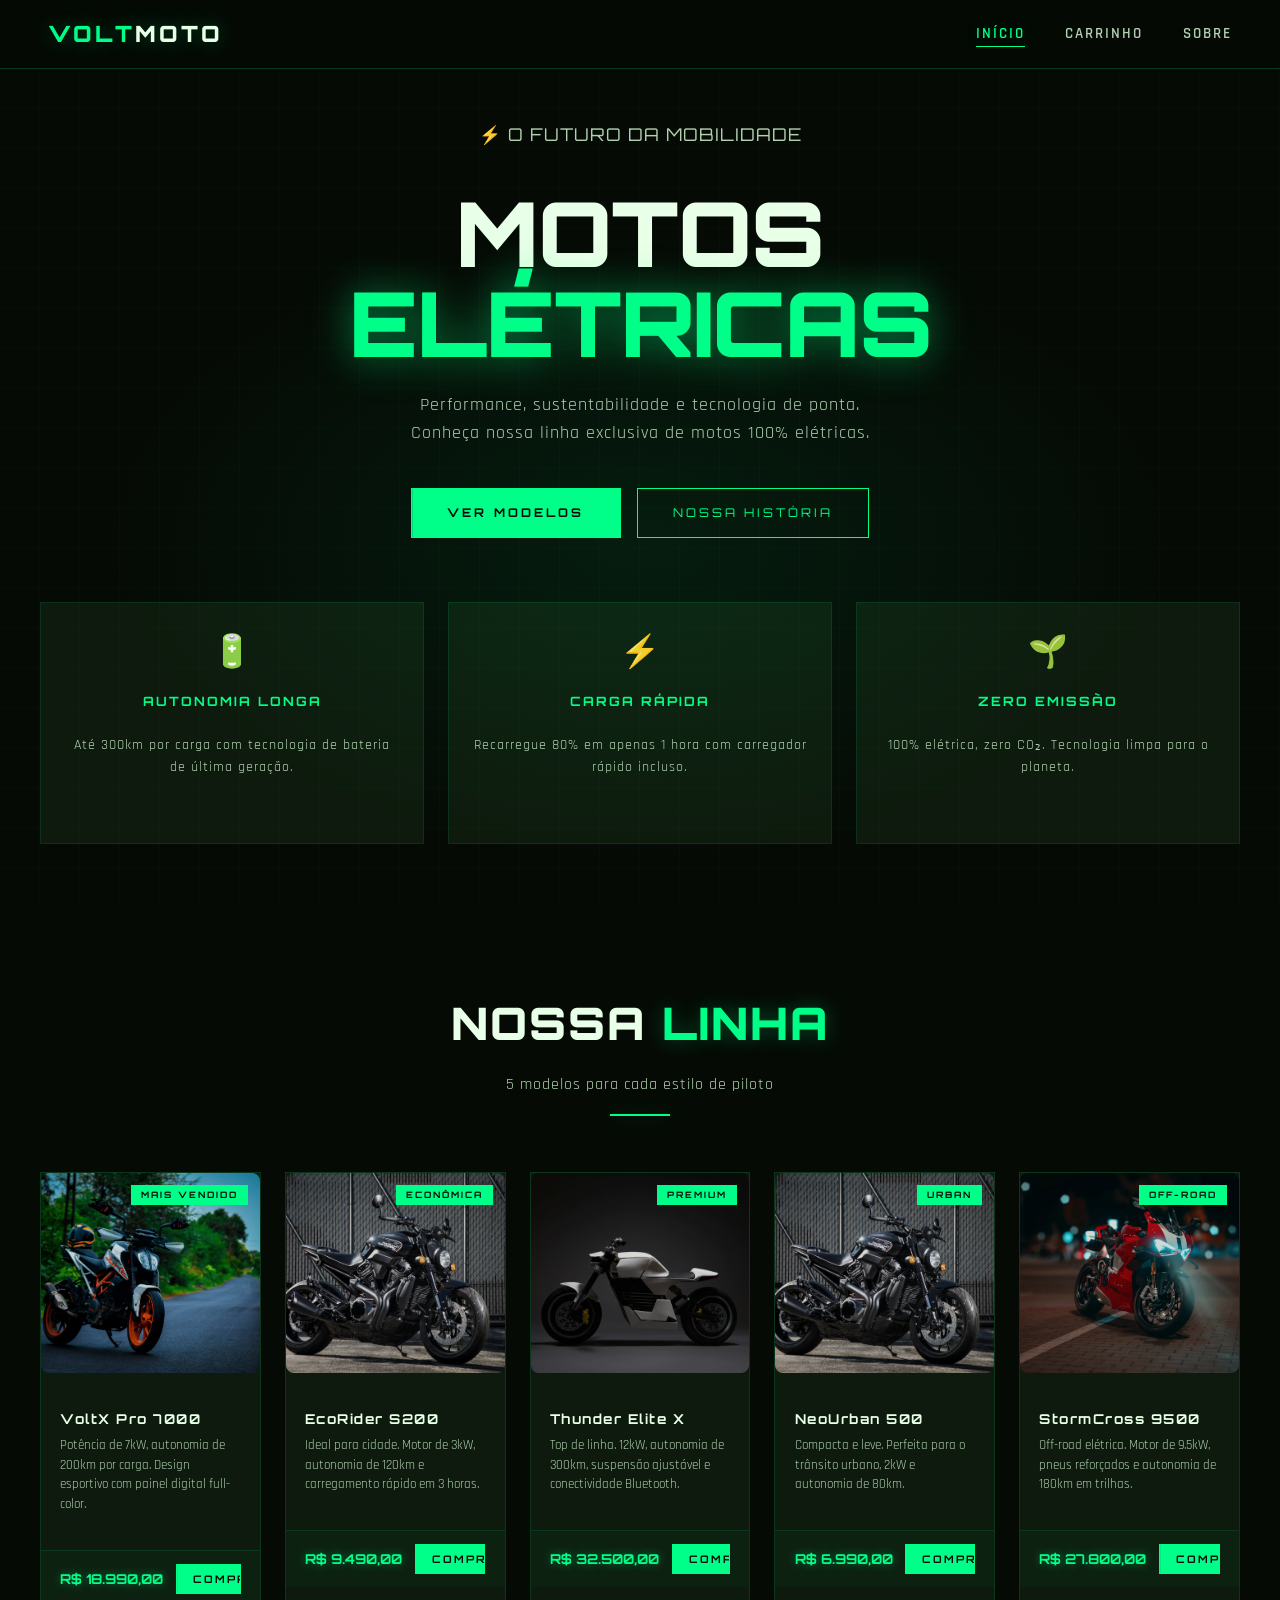
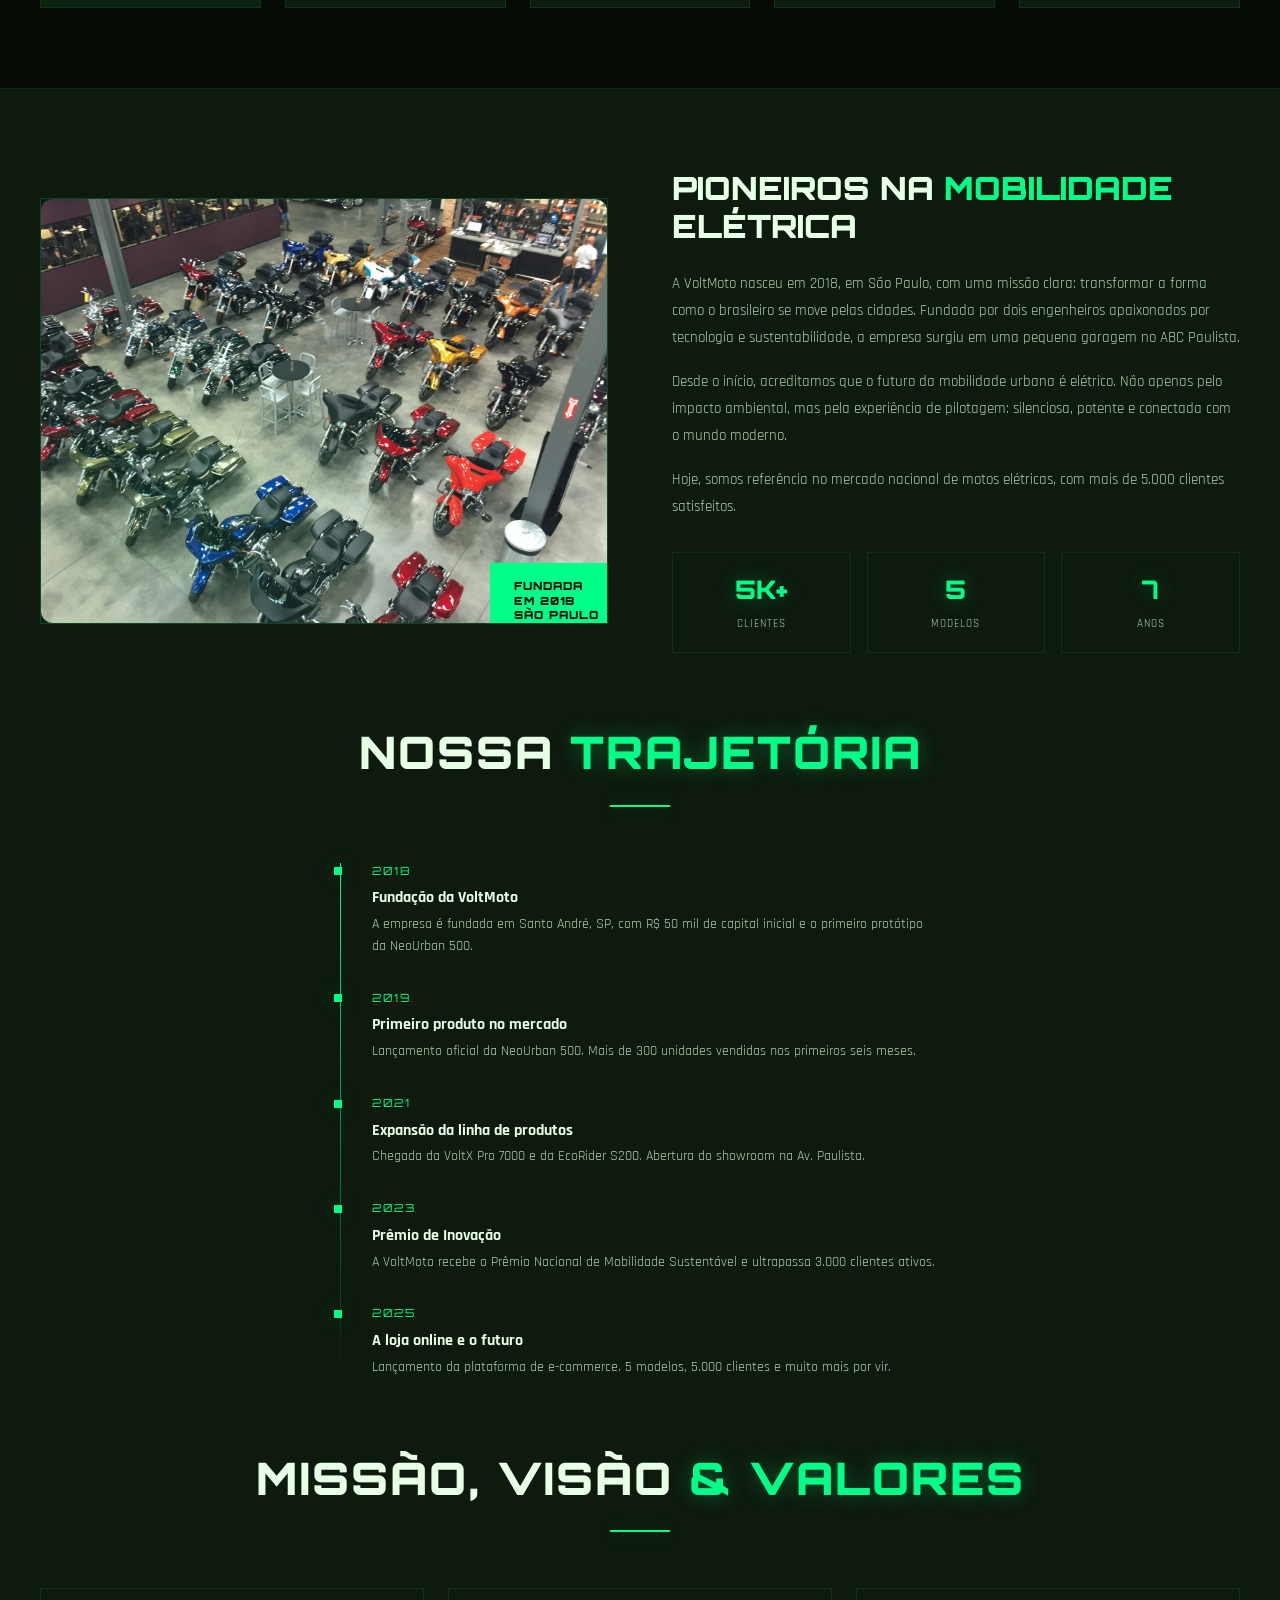
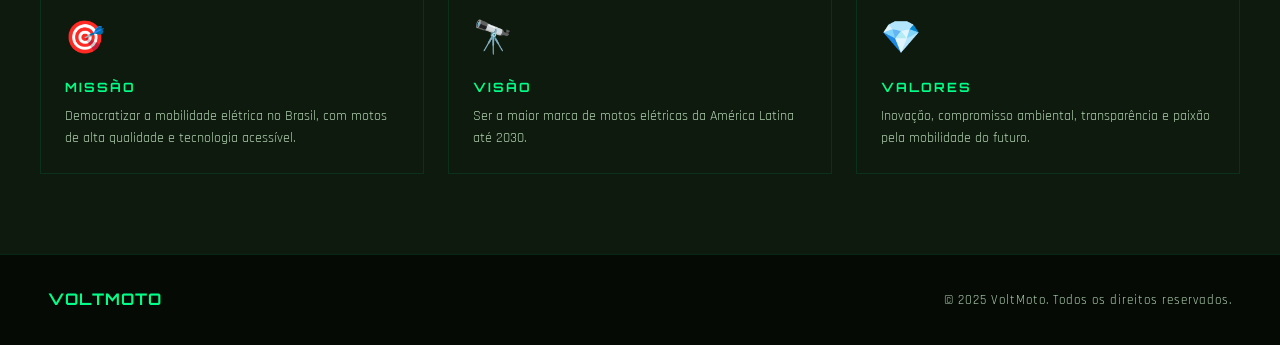
<file: index.html>
<!DOCTYPE html>
<html lang="pt-BR">
<head>
  <meta charset="UTF-8" />
  <meta name="viewport" content="width=device-width, initial-scale=1.0" />
  <title>VoltMoto — Motos Elétricas</title>
  <link rel="stylesheet" href="./src/css/style.css" />
</head>
<body>

  <!-- NAVBAR -->
  <nav>
    <a href="index.html" class="nav-logo">VOLT<span>MOTO</span></a>
    <ul class="nav-links">
      <li><a href="index.html" class="ativo">Início</a></li>
      <li><a href="pages/loja.html">Carrinho</a></li>
      <li><a href="#sobre">Sobre</a></li>
    </ul>
  </nav>

  <!-- HERO -->
  <section class="hero">
    <p class="hero-tag">⚡ O FUTURO DA MOBILIDADE</p>
    <h1>
      MOTOS
      <span class="highlight">ELÉTRICAS</span>
    </h1>
    <p>Performance, sustentabilidade e tecnologia de ponta. Conheça nossa linha exclusiva de motos 100% elétricas.</p>
    <div class="hero-buttons">
      <a href="#produtos" class="btn btn-solid">VER MODELOS</a>
      <a href="#sobre" class="btn">NOSSA HISTÓRIA</a>
    </div>

    <!-- FEATURES -->
    <div class="container">
      <div class="features-row">
        <div class="feature">
          <div class="feature-icon">🔋</div>
          <h3>AUTONOMIA LONGA</h3>
          <p>Até 300km por carga com tecnologia de bateria de última geração.</p>
        </div>
        <div class="feature">
          <div class="feature-icon">⚡</div>
          <h3>CARGA RÁPIDA</h3>
          <p>Recarregue 80% em apenas 1 hora com carregador rápido incluso.</p>
        </div>
        <div class="feature">
          <div class="feature-icon">🌱</div>
          <h3>ZERO EMISSÃO</h3>
          <p>100% elétrica, zero CO₂. Tecnologia limpa para o planeta.</p>
        </div>
      </div>
    </div>
  </section>

  <!-- PRODUTOS -->
  <section id="produtos">
    <div class="container">
      <div class="section-header">
        <h2>NOSSA <span>LINHA</span></h2>
        <p>5 modelos para cada estilo de piloto</p>
        <div class="divider"></div>
      </div>
      <!-- Cards gerados pelo JavaScript via DOM -->
      <div class="produtos-grid" id="produtos-container"></div>
    </div>
  </section>

  <!-- SOBRE -->
  <section id="sobre" style="background: var(--cinza-escuro); border-top: 1px solid rgba(0,255,136,0.1);">
    <div class="container">
      <div class="sobre-grid">

        <!-- VISUAL -->
<div class="sobre-visual">
  <div class="sobre-imagem-container">
    <img
      src="./src/assets/img/richard-r-m9Fv1aWVATY-unsplash.jpg"
      alt="Showroom VoltMoto"
      style="width:100%; height:100%; object-fit:cover; border-radius:12px;"
    />
    <div class="sobre-badge">
      FUNDADA<br>EM 2018<br>SÃO PAULO
    </div>
  </div>
</div>

        <!-- CONTEÚDO -->
        <div class="sobre-conteudo">
          <h2>PIONEIROS NA <span>MOBILIDADE</span> ELÉTRICA</h2>

          <p>A VoltMoto nasceu em 2018, em São Paulo, com uma missão clara: transformar a forma como o brasileiro se move pelas cidades. Fundada por dois engenheiros apaixonados por tecnologia e sustentabilidade, a empresa surgiu em uma pequena garagem no ABC Paulista.</p>

          <p>Desde o início, acreditamos que o futuro da mobilidade urbana é elétrico. Não apenas pelo impacto ambiental, mas pela experiência de pilotagem: silenciosa, potente e conectada com o mundo moderno.</p>

          <p>Hoje, somos referência no mercado nacional de motos elétricas, com mais de 5.000 clientes satisfeitos.</p>

          <div class="sobre-stats">
            <div class="stat">
              <span class="stat-num">5K+</span>
              <span class="stat-label">Clientes</span>
            </div>
            <div class="stat">
              <span class="stat-num">5</span>
              <span class="stat-label">Modelos</span>
            </div>
            <div class="stat">
              <span class="stat-num">7</span>
              <span class="stat-label">Anos</span>
            </div>
          </div>
        </div>

      </div>

      <!-- TIMELINE -->
      <div style="max-width: 600px; margin: 4rem auto 0">
        <div class="section-header">
          <h2>NOSSA <span>TRAJETÓRIA</span></h2>
          <div class="divider"></div>
        </div>
        <div class="timeline" style="margin-top: 2rem">
          <div class="timeline-item">
            <div class="timeline-ano">2018</div>
            <div class="timeline-titulo">Fundação da VoltMoto</div>
            <div class="timeline-texto">A empresa é fundada em Santo André, SP, com R$ 50 mil de capital inicial e o primeiro protótipo da NeoUrban 500.</div>
          </div>
          <div class="timeline-item">
            <div class="timeline-ano">2019</div>
            <div class="timeline-titulo">Primeiro produto no mercado</div>
            <div class="timeline-texto">Lançamento oficial da NeoUrban 500. Mais de 300 unidades vendidas nos primeiros seis meses.</div>
          </div>
          <div class="timeline-item">
            <div class="timeline-ano">2021</div>
            <div class="timeline-titulo">Expansão da linha de produtos</div>
            <div class="timeline-texto">Chegada da VoltX Pro 7000 e da EcoRider S200. Abertura do showroom na Av. Paulista.</div>
          </div>
          <div class="timeline-item">
            <div class="timeline-ano">2023</div>
            <div class="timeline-titulo">Prêmio de Inovação</div>
            <div class="timeline-texto">A VoltMoto recebe o Prêmio Nacional de Mobilidade Sustentável e ultrapassa 3.000 clientes ativos.</div>
          </div>
          <div class="timeline-item">
            <div class="timeline-ano">2025</div>
            <div class="timeline-titulo">A loja online e o futuro</div>
            <div class="timeline-texto">Lançamento da plataforma de e-commerce. 5 modelos, 5.000 clientes e muito mais por vir.</div>
          </div>
        </div>
      </div>

      <!-- MISSÃO / VISÃO / VALORES -->
      <div style="margin-top: 4rem">
        <div class="section-header">
          <h2>MISSÃO, VISÃO <span>& VALORES</span></h2>
          <div class="divider"></div>
        </div>
        <div class="features-row" style="margin-top: 2rem">
          <div class="feature">
            <div class="feature-icon">🎯</div>
            <h3>MISSÃO</h3>
            <p>Democratizar a mobilidade elétrica no Brasil, com motos de alta qualidade e tecnologia acessível.</p>
          </div>
          <div class="feature">
            <div class="feature-icon">🔭</div>
            <h3>VISÃO</h3>
            <p>Ser a maior marca de motos elétricas da América Latina até 2030.</p>
          </div>
          <div class="feature">
            <div class="feature-icon">💎</div>
            <h3>VALORES</h3>
            <p>Inovação, compromisso ambiental, transparência e paixão pela mobilidade do futuro.</p>
          </div>
        </div>
      </div>

    </div>
  </section>

  <!-- FOOTER -->
  <footer>
    <span class="logo">VOLTMOTO</span>
    <span>© 2025 VoltMoto. Todos os direitos reservados.</span>
  </footer>

  <script src="src/js/script.js"></script>
</body>
</html>
</file>
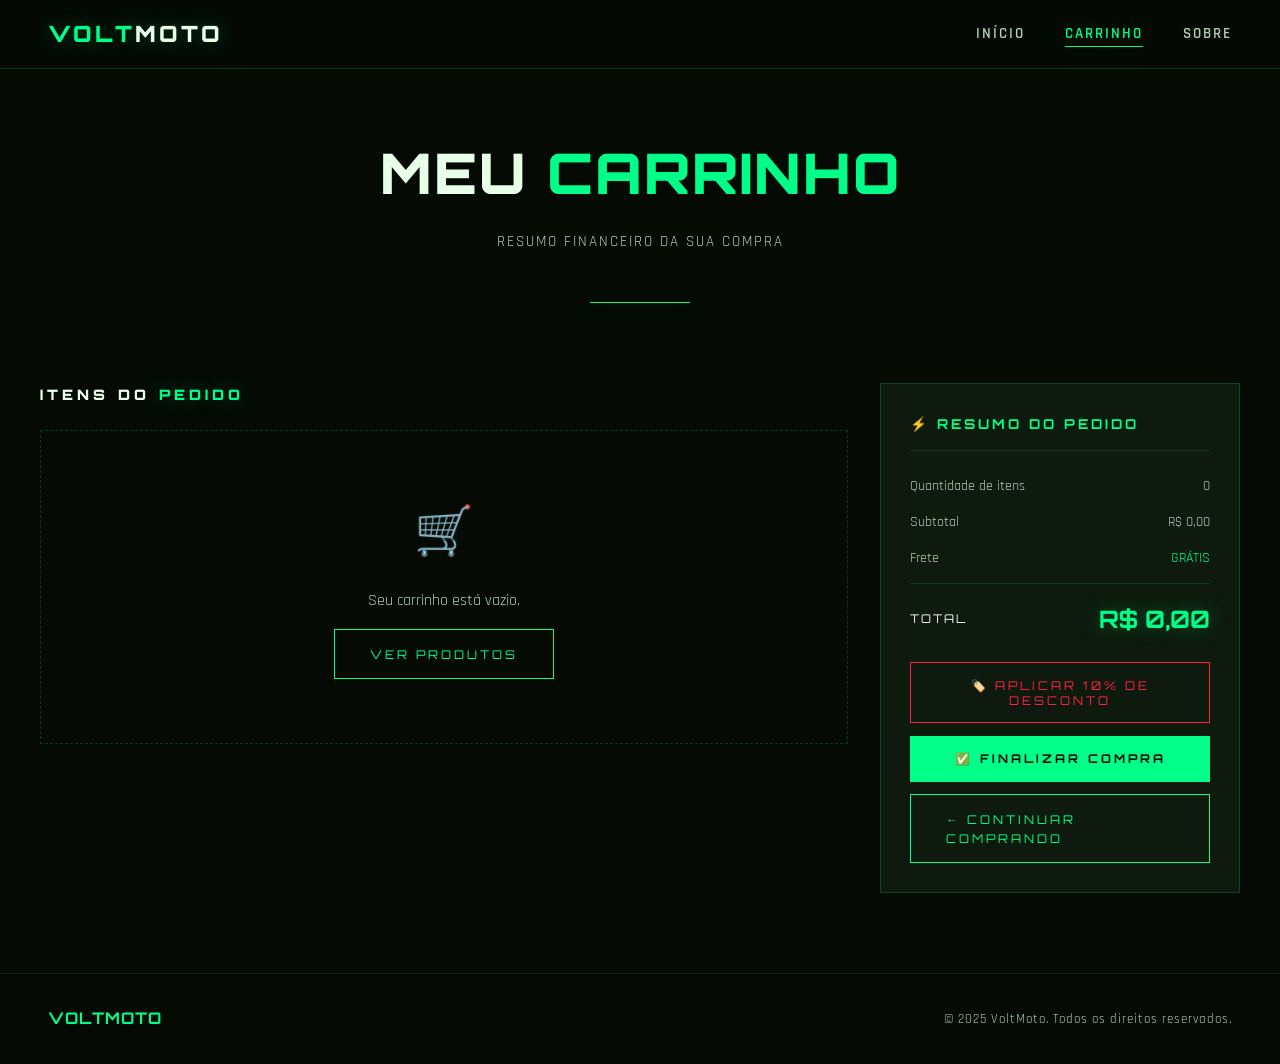
<file: pages/loja.html>
<!DOCTYPE html>
<html lang="pt-BR">
<head>
  <meta charset="UTF-8" />
  <meta name="viewport" content="width=device-width, initial-scale=1.0" />
  <title>VoltMoto — Carrinho</title>
  <link rel="stylesheet" href="../src/css/style.css" />
</head>
<body>

  <!-- NAVBAR -->
  <nav>
    <a href="../index.html" class="nav-logo">VOLT<span>MOTO</span></a>
    <ul class="nav-links">
      <li><a href="../index.html">Início</a></li>
      <li><a href="loja.html" class="ativo">Carrinho</a></li>
      <li><a href="sobre.html">Sobre</a></li>
    </ul>
  </nav>

  <!-- PAGE HEADER -->
  <div class="page-header">
    <h1>MEU <span>CARRINHO</span></h1>
    <p>RESUMO FINANCEIRO DA SUA COMPRA</p>
  </div>

  <!-- CARRINHO -->
  <section>
    <div class="container">
      <div class="carrinho-layout">

        <!-- LISTA DE ITENS -->
        <div>
          <div class="section-header" style="text-align:left; margin-bottom:1.5rem">
            <h2 style="font-size:0.9rem; letter-spacing:4px">ITENS DO <span>PEDIDO</span></h2>
          </div>
          <!-- Itens gerados pelo JavaScript via DOM -->
          <div id="carrinho-lista" class="carrinho-lista"></div>
        </div>

        <!-- RESUMO FINANCEIRO -->
        <div class="resumo pulse">
          <h3>⚡ RESUMO DO PEDIDO</h3>

          <div class="resumo-linha">
            <span>Quantidade de itens</span>
            <span id="qtd-itens">0</span>
          </div>

          <div class="resumo-linha">
            <span>Subtotal</span>
            <span id="subtotal-valor">R$ 0,00</span>
          </div>

          <div class="resumo-linha">
            <span>Frete</span>
            <span style="color: var(--verde)">GRÁTIS</span>
          </div>

          <!-- Info de desconto (aparece quando aplicado) -->
          <div class="desconto-info" id="desconto-info"></div>

          <div class="resumo-linha total">
            <span>TOTAL</span>
            <span id="total-valor">R$ 0,00</span>
          </div>

          <!-- BOTÕES -->
          <div class="resumo-acoes">
            <!-- BÔNUS: Botão de 10% de desconto usando Reduce -->
            <button
              id="btn-desconto"
              class="btn btn-perigo"
              onclick="aplicarDesconto()"
              style="width:100%; justify-content:center"
            >
              🏷️ APLICAR 10% DE DESCONTO
            </button>

            <button
              class="btn btn-solid"
              onclick="finalizarCompra()"
              style="width:100%; justify-content:center"
            >
              ✅ FINALIZAR COMPRA
            </button>

            <a
              href="../index.html"
              class="btn"
              style="width:100%; justify-content:center"
            >
              ← CONTINUAR COMPRANDO
            </a>
          </div>
        </div>

      </div>
    </div>
  </section>

  <!-- FOOTER -->
  <footer>
    <span class="logo">VOLTMOTO</span>
    <span>© 2025 VoltMoto. Todos os direitos reservados.</span>
  </footer>

  <script src="../src/js/script.js"></script>
</body>
</html>
</file>
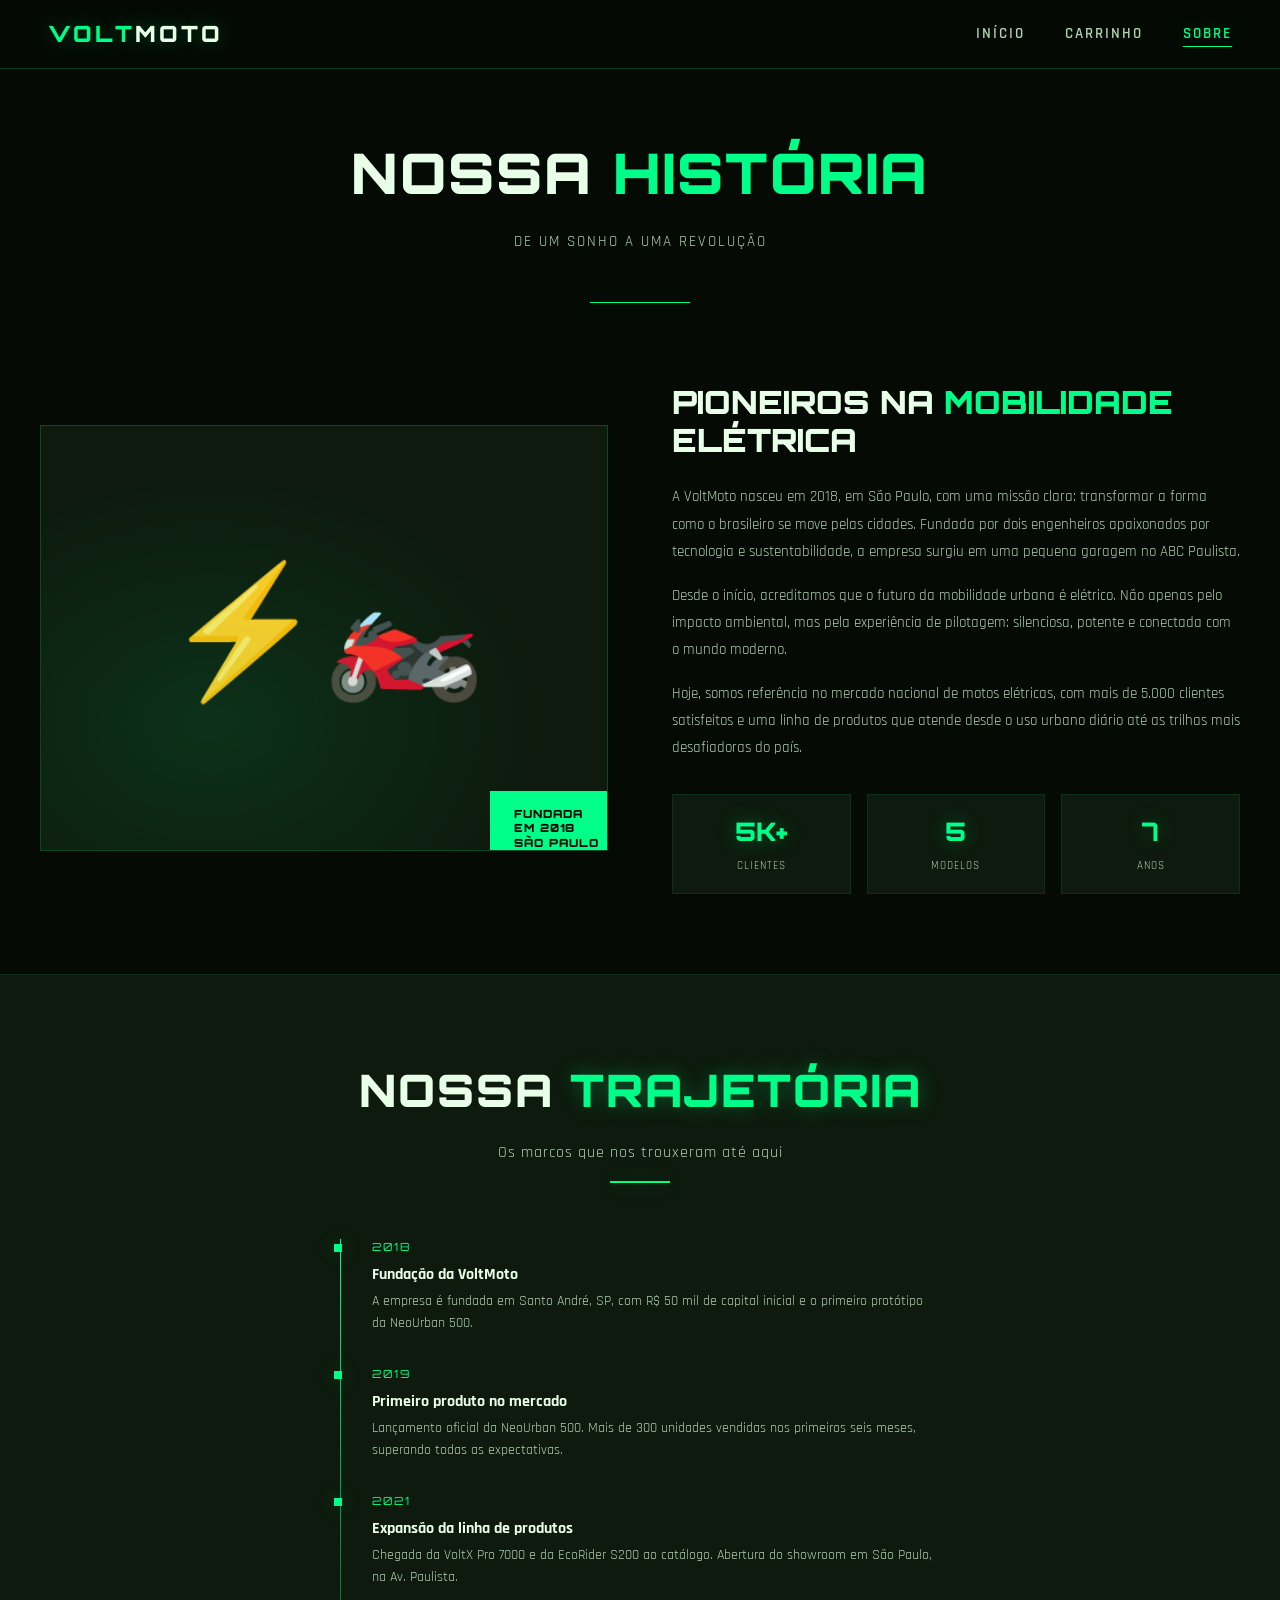
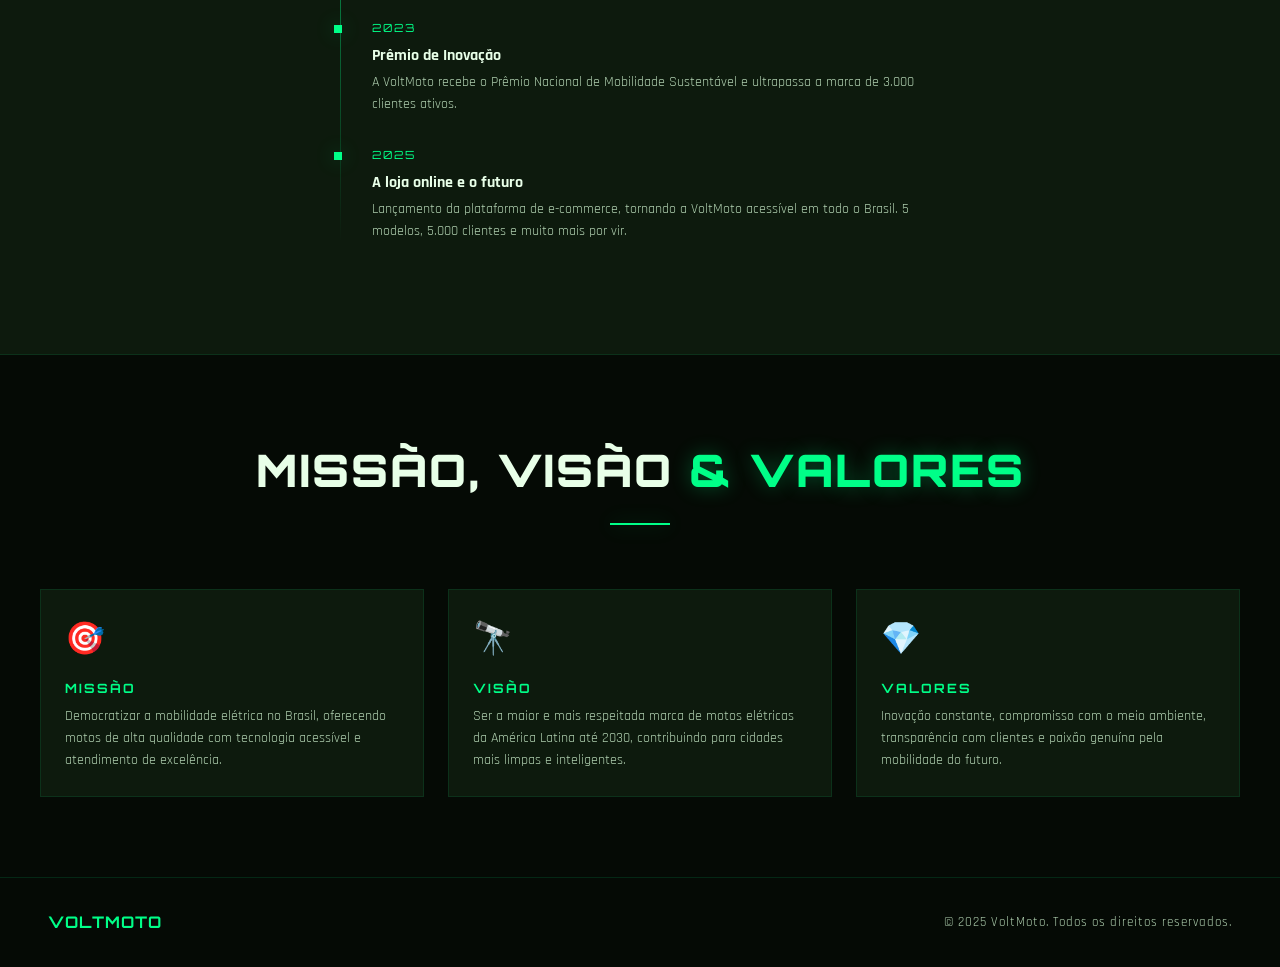
<file: pages/sobre.html>
<!DOCTYPE html>
<html lang="pt-BR">
<head>
  <meta charset="UTF-8" />
  <meta name="viewport" content="width=device-width, initial-scale=1.0" />
  <title>VoltMoto — Nossa História</title>
  <link rel="stylesheet" href="../src/css/style.css" />
</head>
<body>

  <!-- NAVBAR -->
  <nav>
    <a href="../index.html" class="nav-logo">VOLT<span>MOTO</span></a>
    <ul class="nav-links">
      <li><a href="../index.html">Início</a></li>
      <li><a href="loja.html">Carrinho</a></li>
      <li><a href="sobre.html" class="ativo">Sobre</a></li>
    </ul>
  </nav>

  <!-- PAGE HEADER -->
  <div class="page-header">
    <h1>NOSSA <span>HISTÓRIA</span></h1>
    <p>DE UM SONHO A UMA REVOLUÇÃO</p>
  </div>

  <!-- SOBRE PRINCIPAL -->
  <section>
    <div class="container">
      <div class="sobre-grid">

        <!-- VISUAL -->
        <div class="sobre-visual">
          <div class="sobre-imagem-container">
            ⚡🏍️
            <div class="sobre-badge">
              FUNDADA<br>EM 2018<br>SÃO PAULO
            </div>
          </div>
        </div>

        <!-- CONTEÚDO -->
        <div class="sobre-conteudo">
          <h2>PIONEIROS NA <span>MOBILIDADE</span> ELÉTRICA</h2>

          <p>
            A VoltMoto nasceu em 2018, em São Paulo, com uma missão clara: transformar a forma
            como o brasileiro se move pelas cidades. Fundada por dois engenheiros apaixonados
            por tecnologia e sustentabilidade, a empresa surgiu em uma pequena garagem no ABC Paulista.
          </p>

          <p>
            Desde o início, acreditamos que o futuro da mobilidade urbana é elétrico. Não apenas
            pelo impacto ambiental, mas pela experiência de pilotagem: silenciosa, potente e
            conectada com o mundo moderno.
          </p>

          <p>
            Hoje, somos referência no mercado nacional de motos elétricas, com mais de 5.000
            clientes satisfeitos e uma linha de produtos que atende desde o uso urbano diário
            até as trilhas mais desafiadoras do país.
          </p>

          <!-- STATS -->
          <div class="sobre-stats">
            <div class="stat">
              <span class="stat-num">5K+</span>
              <span class="stat-label">Clientes</span>
            </div>
            <div class="stat">
              <span class="stat-num">5</span>
              <span class="stat-label">Modelos</span>
            </div>
            <div class="stat">
              <span class="stat-num">7</span>
              <span class="stat-label">Anos</span>
            </div>
          </div>
        </div>

      </div>
    </div>
  </section>

  <!-- TIMELINE -->
  <section style="background: var(--cinza-escuro); border-top: 1px solid rgba(0,255,136,0.1); border-bottom: 1px solid rgba(0,255,136,0.1)">
    <div class="container">
      <div class="section-header">
        <h2>NOSSA <span>TRAJETÓRIA</span></h2>
        <p>Os marcos que nos trouxeram até aqui</p>
        <div class="divider"></div>
      </div>

      <div style="max-width: 600px; margin: 0 auto">
        <div class="timeline">

          <div class="timeline-item">
            <div class="timeline-ano">2018</div>
            <div class="timeline-titulo">Fundação da VoltMoto</div>
            <div class="timeline-texto">
              A empresa é fundada em Santo André, SP, com R$ 50 mil de capital inicial
              e o primeiro protótipo da NeoUrban 500.
            </div>
          </div>

          <div class="timeline-item">
            <div class="timeline-ano">2019</div>
            <div class="timeline-titulo">Primeiro produto no mercado</div>
            <div class="timeline-texto">
              Lançamento oficial da NeoUrban 500. Mais de 300 unidades vendidas
              nos primeiros seis meses, superando todas as expectativas.
            </div>
          </div>

          <div class="timeline-item">
            <div class="timeline-ano">2021</div>
            <div class="timeline-titulo">Expansão da linha de produtos</div>
            <div class="timeline-texto">
              Chegada da VoltX Pro 7000 e da EcoRider S200 ao catálogo.
              Abertura do showroom em São Paulo, na Av. Paulista.
            </div>
          </div>

          <div class="timeline-item">
            <div class="timeline-ano">2023</div>
            <div class="timeline-titulo">Prêmio de Inovação</div>
            <div class="timeline-texto">
              A VoltMoto recebe o Prêmio Nacional de Mobilidade Sustentável
              e ultrapassa a marca de 3.000 clientes ativos.
            </div>
          </div>

          <div class="timeline-item">
            <div class="timeline-ano">2025</div>
            <div class="timeline-titulo">A loja online e o futuro</div>
            <div class="timeline-texto">
              Lançamento da plataforma de e-commerce, tornando a VoltMoto acessível
              em todo o Brasil. 5 modelos, 5.000 clientes e muito mais por vir.
            </div>
          </div>

        </div>
      </div>
    </div>
  </section>

  <!-- MISSÃO / VISÃO / VALORES -->
  <section>
    <div class="container">
      <div class="section-header">
        <h2>MISSÃO, VISÃO <span>& VALORES</span></h2>
        <div class="divider"></div>
      </div>

      <div class="features-row">
        <div class="feature">
          <div class="feature-icon">🎯</div>
          <h3>MISSÃO</h3>
          <p>
            Democratizar a mobilidade elétrica no Brasil, oferecendo motos de alta qualidade
            com tecnologia acessível e atendimento de excelência.
          </p>
        </div>
        <div class="feature">
          <div class="feature-icon">🔭</div>
          <h3>VISÃO</h3>
          <p>
            Ser a maior e mais respeitada marca de motos elétricas da América Latina até 2030,
            contribuindo para cidades mais limpas e inteligentes.
          </p>
        </div>
        <div class="feature">
          <div class="feature-icon">💎</div>
          <h3>VALORES</h3>
          <p>
            Inovação constante, compromisso com o meio ambiente, transparência com clientes
            e paixão genuína pela mobilidade do futuro.
          </p>
        </div>
      </div>
    </div>
  </section>

  <!-- FOOTER -->
  <footer>
    <span class="logo">VOLTMOTO</span>
    <span>© 2025 VoltMoto. Todos os direitos reservados.</span>
  </footer>

  <script src="../src/js/script.js"></script>
</body>
</html>
</file>
<file: src/css/style.css>
/* ===== VARIÁVEIS ===== */
@import url('https://fonts.googleapis.com/css2?family=Orbitron:wght@400;700;900&family=Rajdhani:wght@300;400;600;700&display=swap');

:root {
  --verde: #00ff88;
  --verde-escuro: #00c96a;
  --preto: #050a05;
  --cinza-escuro: #0d1a0d;
  --cinza-medio: #1a2e1a;
  --cinza-claro: #2a4a2a;
  --branco: #e8ffe8;
  --branco-suave: #b0d0b0;
  --laranja: #ff6b00;
  --vermelho: #ff2244;
  --sombra-verde: 0 0 20px rgba(0,255,136,0.3);
  --sombra-forte: 0 0 40px rgba(0,255,136,0.5);
}

* {
  margin: 0;
  padding: 0;
  box-sizing: border-box;
}

html {
  scroll-behavior: smooth;
}

body {
  background-color: var(--preto);
  color: var(--branco);
  font-family: 'Rajdhani', sans-serif;
  font-size: 16px;
  line-height: 1.6;
  overflow-x: hidden;
}

/* ===== SCROLLBAR ===== */
::-webkit-scrollbar { width: 6px; }
::-webkit-scrollbar-track { background: var(--preto); }
::-webkit-scrollbar-thumb { background: var(--verde); border-radius: 3px; }

/* ===== NAVBAR ===== */
nav {
  position: fixed;
  top: 0;
  left: 0;
  right: 0;
  z-index: 1000;
  display: flex;
  align-items: center;
  justify-content: space-between;
  padding: 1rem 3rem;
  background: rgba(5, 10, 5, 0.92);
  backdrop-filter: blur(16px);
  border-bottom: 1px solid rgba(0, 255, 136, 0.2);
}

.nav-logo {
  font-family: 'Orbitron', sans-serif;
  font-size: 1.4rem;
  font-weight: 900;
  color: var(--verde);
  text-decoration: none;
  letter-spacing: 3px;
  text-shadow: var(--sombra-verde);
}

.nav-logo span {
  color: var(--branco);
}

.nav-links {
  display: flex;
  gap: 2.5rem;
  list-style: none;
}

.nav-links a {
  color: var(--branco-suave);
  text-decoration: none;
  font-family: 'Rajdhani', sans-serif;
  font-weight: 600;
  font-size: 0.95rem;
  letter-spacing: 2px;
  text-transform: uppercase;
  transition: color 0.3s, text-shadow 0.3s;
  position: relative;
}

.nav-links a::after {
  content: '';
  position: absolute;
  bottom: -4px;
  left: 0;
  width: 0;
  height: 1px;
  background: var(--verde);
  transition: width 0.3s;
}

.nav-links a:hover,
.nav-links a.ativo {
  color: var(--verde);
  text-shadow: var(--sombra-verde);
}

.nav-links a:hover::after,
.nav-links a.ativo::after {
  width: 100%;
}

/* ===== HERO ===== */
.hero {
  min-height: 100vh;
  display: flex;
  flex-direction: column;
  align-items: center;
  justify-content: center;
  text-align: center;
  padding: 6rem 2rem 4rem;
  position: relative;
  overflow: hidden;
}

.hero::before {
  content: '';
  position: absolute;
  inset: 0;
  background:
    radial-gradient(ellipse 60% 50% at 50% 60%, rgba(0,255,136,0.08) 0%, transparent 70%),
    repeating-linear-gradient(0deg, transparent, transparent 39px, rgba(0,255,136,0.04) 40px),
    repeating-linear-gradient(90deg, transparent, transparent 39px, rgba(0,255,136,0.04) 40px);
  pointer-events: none;
}

.hero-tag {
  font-family: 'Orbitron', sans-serif;
  font-size: 0.7rem;
  letter-spacing: 6px;
  color: var(--verde);
  text-transform: uppercase;
  margin-bottom: 1.5rem;
  opacity: 0;
  animation: fadeUp 0.8s 0.2s forwards;
}

.hero h1 {
  font-family: 'Orbitron', sans-serif;
  font-size: clamp(2.5rem, 7vw, 6rem);
  font-weight: 900;
  line-height: 1;
  letter-spacing: -1px;
  color: var(--branco);
  opacity: 0;
  animation: fadeUp 0.8s 0.4s forwards;
}

.hero h1 .highlight {
  color: var(--verde);
  text-shadow: var(--sombra-forte);
  display: block;
}

.hero p {
  font-size: 1.1rem;
  color: var(--branco-suave);
  max-width: 500px;
  margin: 1.5rem auto 2.5rem;
  letter-spacing: 1px;
  opacity: 0;
  animation: fadeUp 0.8s 0.6s forwards;
}

.btn {
  display: inline-flex;
  align-items: center;
  gap: 0.6rem;
  padding: 0.9rem 2.2rem;
  background: transparent;
  border: 1px solid var(--verde);
  color: var(--verde);
  font-family: 'Orbitron', sans-serif;
  font-size: 0.75rem;
  letter-spacing: 3px;
  text-transform: uppercase;
  text-decoration: none;
  cursor: pointer;
  transition: all 0.3s;
  position: relative;
  overflow: hidden;
}

.btn::before {
  content: '';
  position: absolute;
  inset: 0;
  background: var(--verde);
  transform: translateX(-100%);
  transition: transform 0.3s;
  z-index: 0;
}

.btn:hover::before { transform: translateX(0); }
.btn:hover { color: var(--preto); box-shadow: var(--sombra-forte); }
.btn span, .btn { z-index: 1; }

.btn-solid {
  background: var(--verde);
  color: var(--preto);
  font-weight: 700;
}
.btn-solid::before { background: var(--verde-escuro); }
.btn-solid:hover { color: var(--preto); }

.btn-perigo {
  border-color: var(--vermelho);
  color: var(--vermelho);
}
.btn-perigo::before { background: var(--vermelho); }
.btn-perigo:hover { color: var(--branco); }

/* ===== SEÇÕES ===== */
section {
  padding: 5rem 2rem;
}

.container {
  max-width: 1200px;
  margin: 0 auto;
}

.section-header {
  text-align: center;
  margin-bottom: 3.5rem;
}

.section-header h2 {
  font-family: 'Orbitron', sans-serif;
  font-size: clamp(1.6rem, 4vw, 2.8rem);
  font-weight: 900;
  color: var(--branco);
  letter-spacing: 2px;
}

.section-header h2 span {
  color: var(--verde);
  text-shadow: var(--sombra-verde);
}

.section-header p {
  color: var(--branco-suave);
  margin-top: 0.8rem;
  font-size: 1rem;
  letter-spacing: 1px;
}

.divider {
  width: 60px;
  height: 2px;
  background: var(--verde);
  margin: 1rem auto 0;
  box-shadow: var(--sombra-verde);
}

/* ===== CARDS DE PRODUTO ===== */
.produtos-grid {
  display: grid;
  grid-template-columns: repeat(auto-fit, minmax(220px, 1fr));
  gap: 1.5rem;
}

.card {
  background: var(--cinza-escuro);
  border: 1px solid rgba(0,255,136,0.12);
  position: relative;
  overflow: hidden;
  transition: transform 0.3s, border-color 0.3s, box-shadow 0.3s;
  cursor: pointer;
}

.card:hover {
  transform: translateY(-6px);
  border-color: rgba(0,255,136,0.5);
  box-shadow: var(--sombra-verde), 0 20px 40px rgba(0,0,0,0.5);
}

.card-badge {
  position: absolute;
  top: 12px;
  right: 12px;
  background: var(--verde);
  color: var(--preto);
  font-family: 'Orbitron', sans-serif;
  font-size: 0.55rem;
  letter-spacing: 2px;
  padding: 3px 10px;
  font-weight: 700;
  z-index: 2;
}

.card-img {
  width: 100%;
  aspect-ratio: 16/10;
  object-fit: cover;
  display: block;
  filter: brightness(0.85) saturate(0.9);
  transition: filter 0.4s;
  background: var(--cinza-medio);
}

.card:hover .card-img {
  filter: brightness(1) saturate(1.1);
}

.card-placeholder {
  width: 100%;
  aspect-ratio: 16/10;
  background: var(--cinza-medio);
  display: flex;
  align-items: center;
  justify-content: center;
  font-size: 3.5rem;
  position: relative;
  overflow: hidden;
}

.card-placeholder::before {
  content: '';
  position: absolute;
  inset: 0;
  background: linear-gradient(135deg, transparent 40%, rgba(0,255,136,0.06) 60%);
}

.card-body {
  padding: 1.2rem;
}

.card-body h3 {
  font-family: 'Orbitron', sans-serif;
  font-size: 0.85rem;
  font-weight: 700;
  letter-spacing: 1.5px;
  color: var(--branco);
  margin-bottom: 0.4rem;
}

.card-body p {
  font-size: 0.82rem;
  color: var(--branco-suave);
  line-height: 1.5;
  margin-bottom: 1rem;
}

.card-footer {
  display: flex;
  align-items: center;
  justify-content: space-between;
  gap: 0.8rem;
  padding: 0.8rem 1.2rem;
  border-top: 1px solid rgba(0,255,136,0.1);
  background: rgba(0,255,136,0.03);
  flex-wrap: nowrap;
  overflow: visible;
}

.preco {
  font-family: 'Orbitron', sans-serif;
  font-size: 0.85rem;
  font-weight: 700;
  color: var(--verde);
  text-shadow: 0 0 10px rgba(0,255,136,0.4);
  white-space: nowrap;
  flex-shrink: 0;
}

.btn-sm {
  padding: 0.45rem 1rem;
  font-size: 0.65rem;
  letter-spacing: 2px;
}

/* ===== CARRINHO (LOJA) ===== */
.carrinho-layout {
  display: grid;
  grid-template-columns: 1fr 360px;
  gap: 2rem;
  align-items: start;
}

@media (max-width: 768px) {
  .carrinho-layout { grid-template-columns: 1fr; }
}

.carrinho-lista {
  display: flex;
  flex-direction: column;
  gap: 1rem;
}

.item-carrinho {
  display: grid;
  grid-template-columns: 70px 1fr auto auto;
  align-items: center;
  gap: 1rem;
  padding: 1rem 1.2rem;
  background: var(--cinza-escuro);
  border: 1px solid rgba(0,255,136,0.1);
  transition: border-color 0.3s;
}

.item-carrinho:hover {
  border-color: rgba(0,255,136,0.3);
}

.item-emoji {
  font-size: 2.2rem;
  text-align: center;
  background: var(--cinza-medio);
  padding: 0.5rem;
  border-radius: 4px;
}

.item-info h4 {
  font-family: 'Orbitron', sans-serif;
  font-size: 0.78rem;
  letter-spacing: 1px;
  color: var(--branco);
}

.item-info p {
  font-size: 0.8rem;
  color: var(--branco-suave);
  margin-top: 2px;
}

.item-qtd {
  display: flex;
  align-items: center;
  gap: 0.5rem;
}

.qtd-btn {
  width: 28px;
  height: 28px;
  background: transparent;
  border: 1px solid rgba(0,255,136,0.3);
  color: var(--verde);
  font-size: 1rem;
  cursor: pointer;
  display: flex;
  align-items: center;
  justify-content: center;
  transition: all 0.2s;
}
.qtd-btn:hover { background: var(--verde); color: var(--preto); }

.qtd-num {
  font-family: 'Orbitron', sans-serif;
  font-size: 0.85rem;
  min-width: 20px;
  text-align: center;
  color: var(--branco);
}

.item-preco {
  font-family: 'Orbitron', sans-serif;
  font-size: 0.9rem;
  color: var(--verde);
  text-align: right;
  min-width: 110px;
}

.item-remover {
  background: transparent;
  border: none;
  color: rgba(255,34,68,0.5);
  cursor: pointer;
  font-size: 1.1rem;
  transition: color 0.2s;
  padding: 0.2rem 0.4rem;
}
.item-remover:hover { color: var(--vermelho); }

/* ===== RESUMO ===== */
.resumo {
  background: var(--cinza-escuro);
  border: 1px solid rgba(0,255,136,0.2);
  padding: 1.8rem;
  position: sticky;
  top: 90px;
}

.resumo h3 {
  font-family: 'Orbitron', sans-serif;
  font-size: 0.85rem;
  letter-spacing: 3px;
  color: var(--verde);
  margin-bottom: 1.5rem;
  padding-bottom: 1rem;
  border-bottom: 1px solid rgba(0,255,136,0.15);
}

.resumo-linha {
  display: flex;
  justify-content: space-between;
  align-items: center;
  margin-bottom: 0.8rem;
  font-size: 0.9rem;
  color: var(--branco-suave);
}

.resumo-linha.total {
  padding-top: 1rem;
  border-top: 1px solid rgba(0,255,136,0.15);
  margin-top: 0.5rem;
}

.resumo-linha.total span:first-child {
  font-family: 'Orbitron', sans-serif;
  font-size: 0.75rem;
  letter-spacing: 2px;
  color: var(--branco);
}

#total-valor {
  font-family: 'Orbitron', sans-serif;
  font-size: 1.5rem;
  font-weight: 700;
  color: var(--verde);
  text-shadow: var(--sombra-verde);
}

.desconto-info {
  display: none;
  padding: 0.6rem 0.8rem;
  background: rgba(0,255,136,0.08);
  border: 1px solid rgba(0,255,136,0.2);
  border-radius: 2px;
  font-size: 0.82rem;
  color: var(--verde);
  margin-bottom: 1rem;
  text-align: center;
}

.resumo-acoes {
  display: flex;
  flex-direction: column;
  gap: 0.8rem;
  margin-top: 1.5rem;
}

/* ===== SOBRE ===== */
.sobre-grid {
  display: grid;
  grid-template-columns: 1fr 1fr;
  gap: 4rem;
  align-items: center;
}

@media (max-width: 768px) {
  .sobre-grid { grid-template-columns: 1fr; gap: 2rem; }
}

.sobre-visual {
  position: relative;
}

.sobre-imagem-container {
  aspect-ratio: 4/3;
  background: var(--cinza-escuro);
  border: 1px solid rgba(0,255,136,0.2);
  display: flex;
  align-items: center;
  justify-content: center;
  font-size: 8rem;
  position: relative;
  overflow: hidden;
}

.sobre-imagem-container::before {
  content: '';
  position: absolute;
  inset: 0;
  background:
    radial-gradient(ellipse at 30% 70%, rgba(0,255,136,0.1) 0%, transparent 60%);
}

.sobre-badge {
  position: absolute;
  bottom: -16px;
  right: -16px;
  background: var(--verde);
  color: var(--preto);
  font-family: 'Orbitron', sans-serif;
  font-weight: 900;
  padding: 1rem 1.5rem;
  font-size: 0.7rem;
  letter-spacing: 1px;
  line-height: 1.3;
}

.sobre-conteudo h2 {
  font-family: 'Orbitron', sans-serif;
  font-size: 2rem;
  font-weight: 900;
  color: var(--branco);
  line-height: 1.2;
  margin-bottom: 1.5rem;
}

.sobre-conteudo h2 span { color: var(--verde); }

.sobre-conteudo p {
  color: var(--branco-suave);
  margin-bottom: 1rem;
  font-size: 0.95rem;
  line-height: 1.8;
}

.sobre-stats {
  display: grid;
  grid-template-columns: repeat(3, 1fr);
  gap: 1rem;
  margin-top: 2rem;
}

.stat {
  text-align: center;
  padding: 1rem;
  background: var(--cinza-escuro);
  border: 1px solid rgba(0,255,136,0.1);
}

.stat-num {
  font-family: 'Orbitron', sans-serif;
  font-size: 1.6rem;
  font-weight: 900;
  color: var(--verde);
  text-shadow: var(--sombra-verde);
  display: block;
}

.stat-label {
  font-size: 0.7rem;
  color: var(--branco-suave);
  letter-spacing: 1px;
  text-transform: uppercase;
}

/* ===== TIMELINE SOBRE ===== */
.timeline {
  position: relative;
  padding-left: 2rem;
  margin-top: 2rem;
}

.timeline::before {
  content: '';
  position: absolute;
  left: 0;
  top: 0;
  bottom: 0;
  width: 1px;
  background: linear-gradient(to bottom, var(--verde), transparent);
}

.timeline-item {
  position: relative;
  margin-bottom: 2rem;
}

.timeline-item::before {
  content: '';
  position: absolute;
  left: -2.4rem;
  top: 0.3rem;
  width: 8px;
  height: 8px;
  background: var(--verde);
  box-shadow: var(--sombra-verde);
}

.timeline-ano {
  font-family: 'Orbitron', sans-serif;
  font-size: 0.7rem;
  color: var(--verde);
  letter-spacing: 2px;
  margin-bottom: 0.3rem;
}

.timeline-titulo {
  font-family: 'Rajdhani', sans-serif;
  font-weight: 700;
  font-size: 1rem;
  color: var(--branco);
}

.timeline-texto {
  font-size: 0.85rem;
  color: var(--branco-suave);
  margin-top: 0.2rem;
}

/* ===== FOOTER ===== */
footer {
  border-top: 1px solid rgba(0,255,136,0.12);
  padding: 2rem 3rem;
  display: flex;
  align-items: center;
  justify-content: space-between;
  font-size: 0.8rem;
  color: var(--branco-suave);
  letter-spacing: 1px;
}

footer .logo {
  font-family: 'Orbitron', sans-serif;
  font-size: 1rem;
  color: var(--verde);
  font-weight: 700;
}

/* ===== HERO INDEX ===== */
.hero-buttons {
  display: flex;
  gap: 1rem;
  flex-wrap: wrap;
  justify-content: center;
  opacity: 0;
  animation: fadeUp 0.8s 0.8s forwards;
}

/* ===== EMPTY STATE ===== */
.carrinho-vazio {
  text-align: center;
  padding: 4rem 2rem;
  border: 1px dashed rgba(0,255,136,0.2);
  color: var(--branco-suave);
}

.carrinho-vazio .emoji { font-size: 3rem; margin-bottom: 1rem; display: block; }

/* ===== ANIMAÇÕES ===== */
@keyframes fadeUp {
  from { opacity: 0; transform: translateY(24px); }
  to   { opacity: 1; transform: translateY(0); }
}

@keyframes pulse-glow {
  0%, 100% { box-shadow: var(--sombra-verde); }
  50%       { box-shadow: var(--sombra-forte); }
}

.pulse { animation: pulse-glow 2s infinite; }

/* ===== NOTIFICAÇÃO ===== */
.toast {
  position: fixed;
  bottom: 2rem;
  right: 2rem;
  background: var(--cinza-escuro);
  border: 1px solid var(--verde);
  color: var(--verde);
  font-family: 'Orbitron', sans-serif;
  font-size: 0.7rem;
  letter-spacing: 2px;
  padding: 1rem 1.5rem;
  z-index: 9999;
  transform: translateX(200%);
  transition: transform 0.4s cubic-bezier(0.16, 1, 0.3, 1);
  box-shadow: var(--sombra-verde);
}
.toast.show { transform: translateX(0); }

/* ===== PÁGINA HEADER ===== */
.page-header {
  padding: 8rem 2rem 3rem;
  text-align: center;
  position: relative;
}

.page-header::after {
  content: '';
  position: absolute;
  bottom: 0;
  left: 50%;
  transform: translateX(-50%);
  width: 100px;
  height: 1px;
  background: var(--verde);
  box-shadow: var(--sombra-verde);
}

.page-header h1 {
  font-family: 'Orbitron', sans-serif;
  font-size: clamp(1.8rem, 5vw, 3.5rem);
  font-weight: 900;
  color: var(--branco);
  letter-spacing: 2px;
}

.page-header h1 span { color: var(--verde); }

.page-header p {
  color: var(--branco-suave);
  margin-top: 0.8rem;
  font-size: 0.95rem;
  letter-spacing: 2px;
}

/* ===== FEATURES NA INDEX ===== */
.features-row {
  display: grid;
  grid-template-columns: repeat(3, 1fr);
  gap: 1.5rem;
  margin-top: 4rem;
}

@media (max-width: 768px) {
  .features-row { grid-template-columns: 1fr; }
  nav { padding: 1rem 1.5rem; }
  .nav-links { gap: 1.2rem; }
  footer { flex-direction: column; gap: 1rem; text-align: center; }
}

.feature {
  padding: 1.5rem;
  border: 1px solid rgba(0,255,136,0.1);
  background: var(--cinza-escuro);
  transition: border-color 0.3s, transform 0.3s;
}

.feature:hover {
  border-color: rgba(0,255,136,0.4);
  transform: translateY(-4px);
}

.feature-icon { font-size: 2rem; margin-bottom: 0.8rem; }
.feature h3 {
  font-family: 'Orbitron', sans-serif;
  font-size: 0.8rem;
  letter-spacing: 2px;
  color: var(--verde);
  margin-bottom: 0.5rem;
}
.feature p { font-size: 0.85rem; color: var(--branco-suave); }

/* Imagem do card */
.card-img-wrapper {
  width: 100%;
  height: 200px;
  overflow: hidden;
  border-radius: 8px;
  margin-bottom: 1rem;
}

.card-img {
  width: 100%;
  height: 100%;
  object-fit: cover;
  transition: transform 0.4s ease;
}

.card:hover .card-img {
  transform: scale(1.05);
}
</file>
